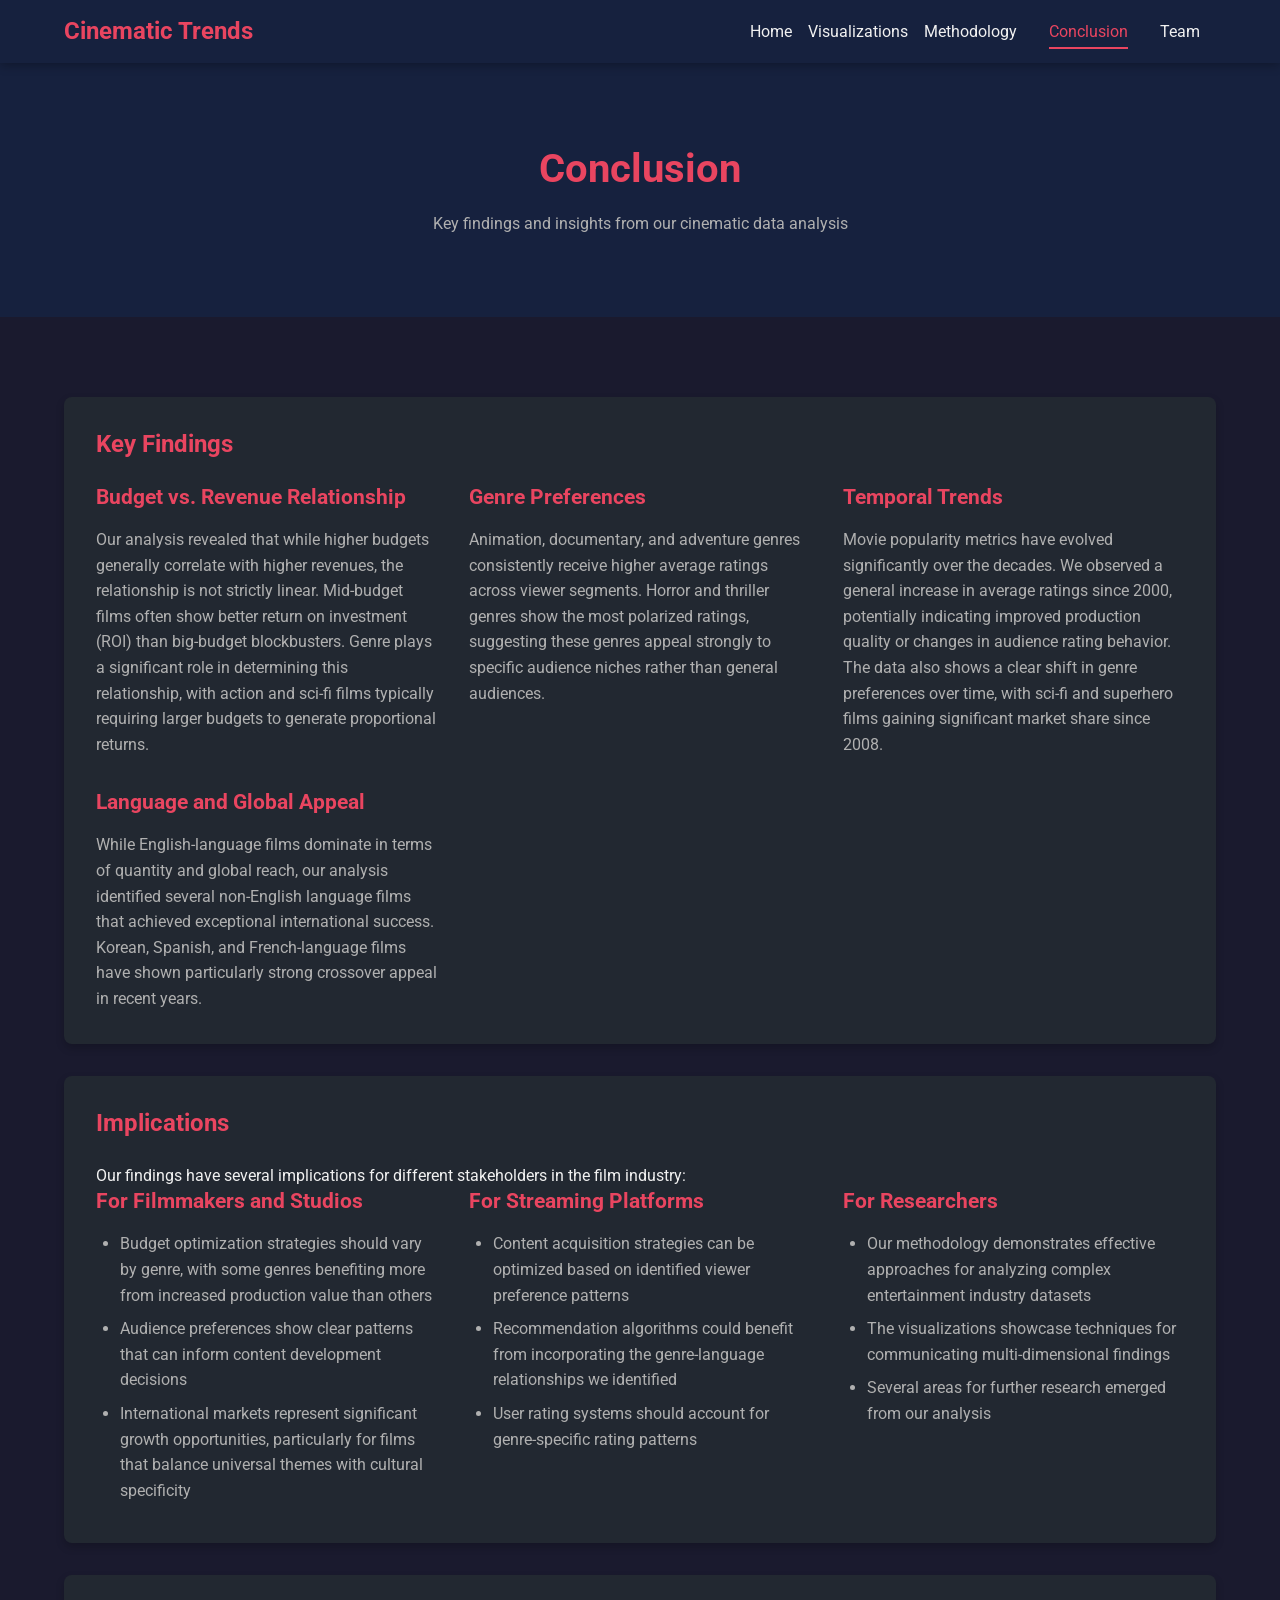
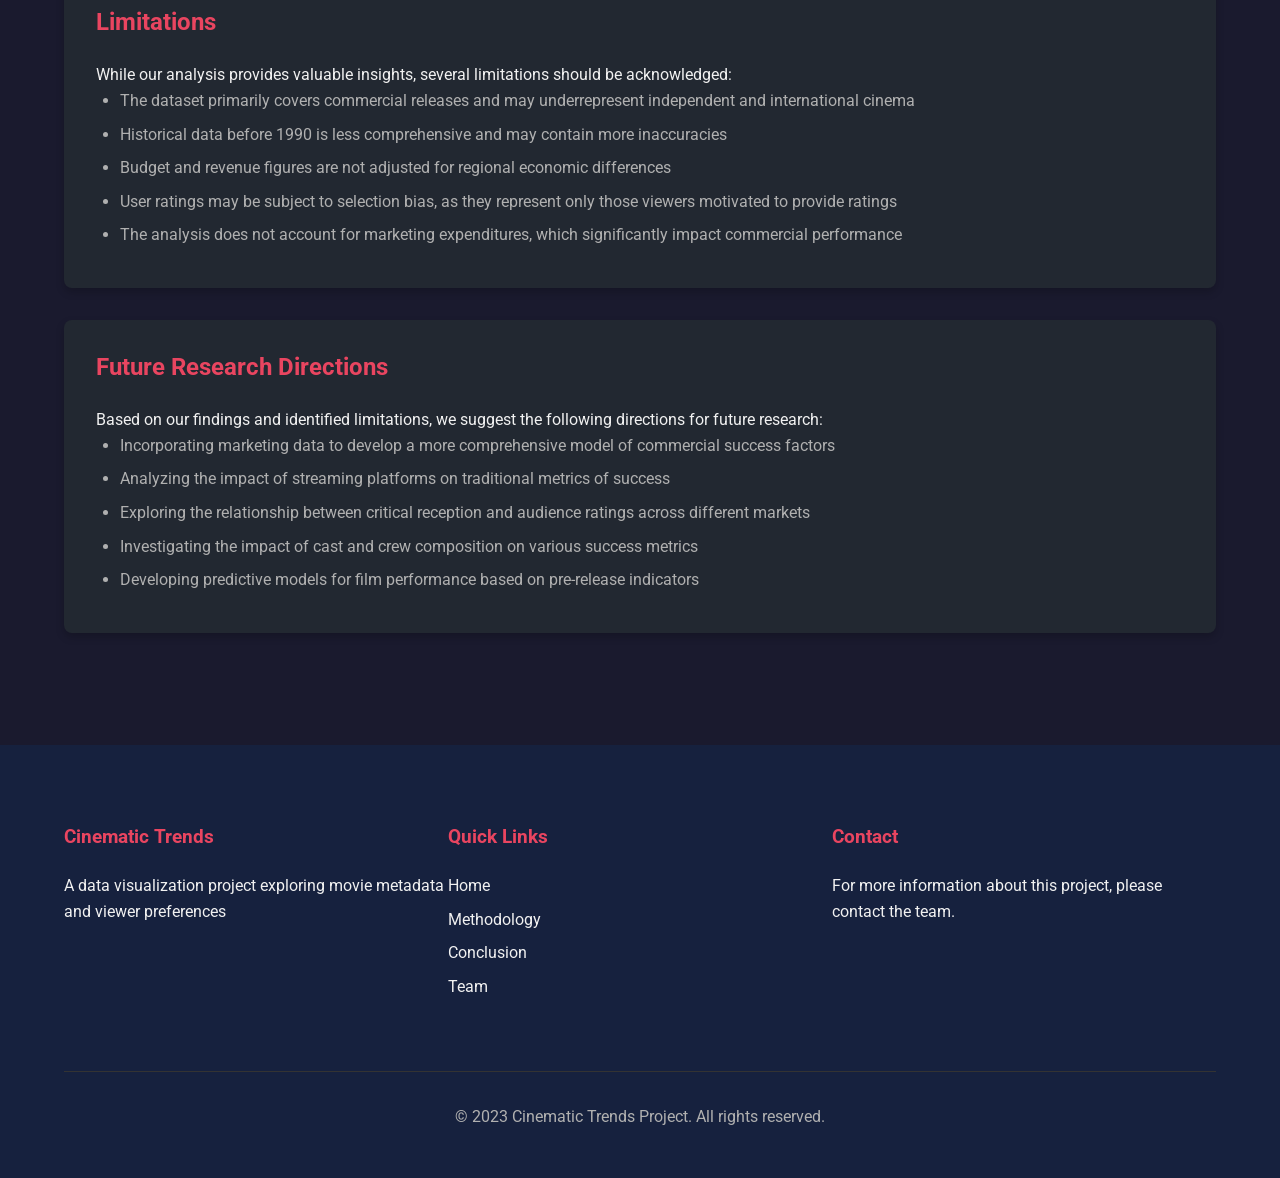
<file: website/pages/conclusion.html>
<!DOCTYPE html>
<html lang="en">
<head>
    <meta charset="UTF-8">
    <meta name="viewport" content="width=device-width, initial-scale=1.0">
    <title>Conclusion | Cinematic Trends</title>
    <link rel="stylesheet" href="../css/style.css">
    <link rel="stylesheet" href="../css/responsive.css">
    <link href="https://fonts.googleapis.com/css2?family=Roboto:wght@300;400;500;700&display=swap" rel="stylesheet">
    <script src="https://d3js.org/d3.v7.min.js"></script>
    <script src="https://cdn.plot.ly/plotly-latest.min.js"></script>
</head>
<body>
    <header>
        <nav id="main-nav">
            <div class="logo">
                <h1>Cinematic Trends</h1>
            </div>
            <div class="nav-links">
                <a href="../index.html">Home</a>
                <div class="dropdown">
                    <button class="dropbtn">Visualizations</button>
                    <div class="dropdown-content">
                        <a href="revenue-budget.html">Revenue vs Budget</a>
                        <a href="genre-ratings.html">Genre Ratings</a>
                        <a href="trending.html">Trending Popularity</a>
                        <a href="movies-by-language.html">Movies by Language</a>
                        <a href="vote-count-rating.html">Vote Count vs Rating</a>
                        <a href="top-companies.html">Top Production Companies</a>
                        <a href="genre-language.html">Genre-Language Heatmap</a>
                        <a href="rating-distribution.html">Rating Distribution</a>
                    </div>
                </div>
                <a href="methodology.html">Methodology</a>
                <a href="conclusion.html" class="active">Conclusion</a>
                <a href="team.html">Team</a>
            </div>
            <div class="hamburger">
                <span></span>
                <span></span>
                <span></span>
            </div>
        </nav>
    </header>

    <main>
        <section class="page-header">
            <div class="container">
                <h1>Conclusion</h1>
                <p>Key findings and insights from our cinematic data analysis</p>
            </div>
        </section>

        <section class="conclusion-content">
            <div class="container">
                <div class="conclusion-card">
                    <h2>Key Findings</h2>
                    <div class="findings-grid">
                        <div class="finding-item">
                            <h3>Budget vs. Revenue Relationship</h3>
                            <p>Our analysis revealed that while higher budgets generally correlate with higher revenues, the relationship is not strictly linear. Mid-budget films often show better return on investment (ROI) than big-budget blockbusters. Genre plays a significant role in determining this relationship, with action and sci-fi films typically requiring larger budgets to generate proportional returns.</p>
                        </div>
                        
                        <div class="finding-item">
                            <h3>Genre Preferences</h3>
                            <p>Animation, documentary, and adventure genres consistently receive higher average ratings across viewer segments. Horror and thriller genres show the most polarized ratings, suggesting these genres appeal strongly to specific audience niches rather than general audiences.</p>
                        </div>
                        
                        <div class="finding-item">
                            <h3>Temporal Trends</h3>
                            <p>Movie popularity metrics have evolved significantly over the decades. We observed a general increase in average ratings since 2000, potentially indicating improved production quality or changes in audience rating behavior. The data also shows a clear shift in genre preferences over time, with sci-fi and superhero films gaining significant market share since 2008.</p>
                        </div>
                        
                        <div class="finding-item">
                            <h3>Language and Global Appeal</h3>
                            <p>While English-language films dominate in terms of quantity and global reach, our analysis identified several non-English language films that achieved exceptional international success. Korean, Spanish, and French-language films have shown particularly strong crossover appeal in recent years.</p>
                        </div>
                    </div>
                </div>

                <div class="conclusion-card">
                    <h2>Implications</h2>
                    <p>Our findings have several implications for different stakeholders in the film industry:</p>
                    
                    <div class="implications-list">
                        <div class="implication-item">
                            <h3>For Filmmakers and Studios</h3>
                            <ul>
                                <li>Budget optimization strategies should vary by genre, with some genres benefiting more from increased production value than others</li>
                                <li>Audience preferences show clear patterns that can inform content development decisions</li>
                                <li>International markets represent significant growth opportunities, particularly for films that balance universal themes with cultural specificity</li>
                            </ul>
                        </div>
                        
                        <div class="implication-item">
                            <h3>For Streaming Platforms</h3>
                            <ul>
                                <li>Content acquisition strategies can be optimized based on identified viewer preference patterns</li>
                                <li>Recommendation algorithms could benefit from incorporating the genre-language relationships we identified</li>
                                <li>User rating systems should account for genre-specific rating patterns</li>
                            </ul>
                        </div>
                        
                        <div class="implication-item">
                            <h3>For Researchers</h3>
                            <ul>
                                <li>Our methodology demonstrates effective approaches for analyzing complex entertainment industry datasets</li>
                                <li>The visualizations showcase techniques for communicating multi-dimensional findings</li>
                                <li>Several areas for further research emerged from our analysis</li>
                            </ul>
                        </div>
                    </div>
                </div>

                <div class="conclusion-card">
                    <h2>Limitations</h2>
                    <p>While our analysis provides valuable insights, several limitations should be acknowledged:</p>
                    <ul>
                        <li>The dataset primarily covers commercial releases and may underrepresent independent and international cinema</li>
                        <li>Historical data before 1990 is less comprehensive and may contain more inaccuracies</li>
                        <li>Budget and revenue figures are not adjusted for regional economic differences</li>
                        <li>User ratings may be subject to selection bias, as they represent only those viewers motivated to provide ratings</li>
                        <li>The analysis does not account for marketing expenditures, which significantly impact commercial performance</li>
                    </ul>
                </div>

                <div class="conclusion-card">
                    <h2>Future Research Directions</h2>
                    <p>Based on our findings and identified limitations, we suggest the following directions for future research:</p>
                    <ul>
                        <li>Incorporating marketing data to develop a more comprehensive model of commercial success factors</li>
                        <li>Analyzing the impact of streaming platforms on traditional metrics of success</li>
                        <li>Exploring the relationship between critical reception and audience ratings across different markets</li>
                        <li>Investigating the impact of cast and crew composition on various success metrics</li>
                        <li>Developing predictive models for film performance based on pre-release indicators</li>
                    </ul>
                </div>
            </div>
        </section>
    </main>

    <footer>
        <div class="container">
            <div class="footer-content">
                <div class="footer-section">
                    <h3>Cinematic Trends</h3>
                    <p>A data visualization project exploring movie metadata and viewer preferences</p>
                </div>
                <div class="footer-section">
                    <h3>Quick Links</h3>
                    <ul>
                        <li><a href="../index.html">Home</a></li>
                        <li><a href="methodology.html">Methodology</a></li>
                        <li><a href="conclusion.html">Conclusion</a></li>
                        <li><a href="team.html">Team</a></li>
                    </ul>
                </div>
                <div class="footer-section">
                    <h3>Contact</h3>
                    <p>For more information about this project, please contact the team.</p>
                </div>
            </div>
            <div class="copyright">
                <p>&copy; 2023 Cinematic Trends Project. All rights reserved.</p>
            </div>
        </div>
    </footer>

    <script src="../js/main.js"></script>
</body>
</html>
</file>
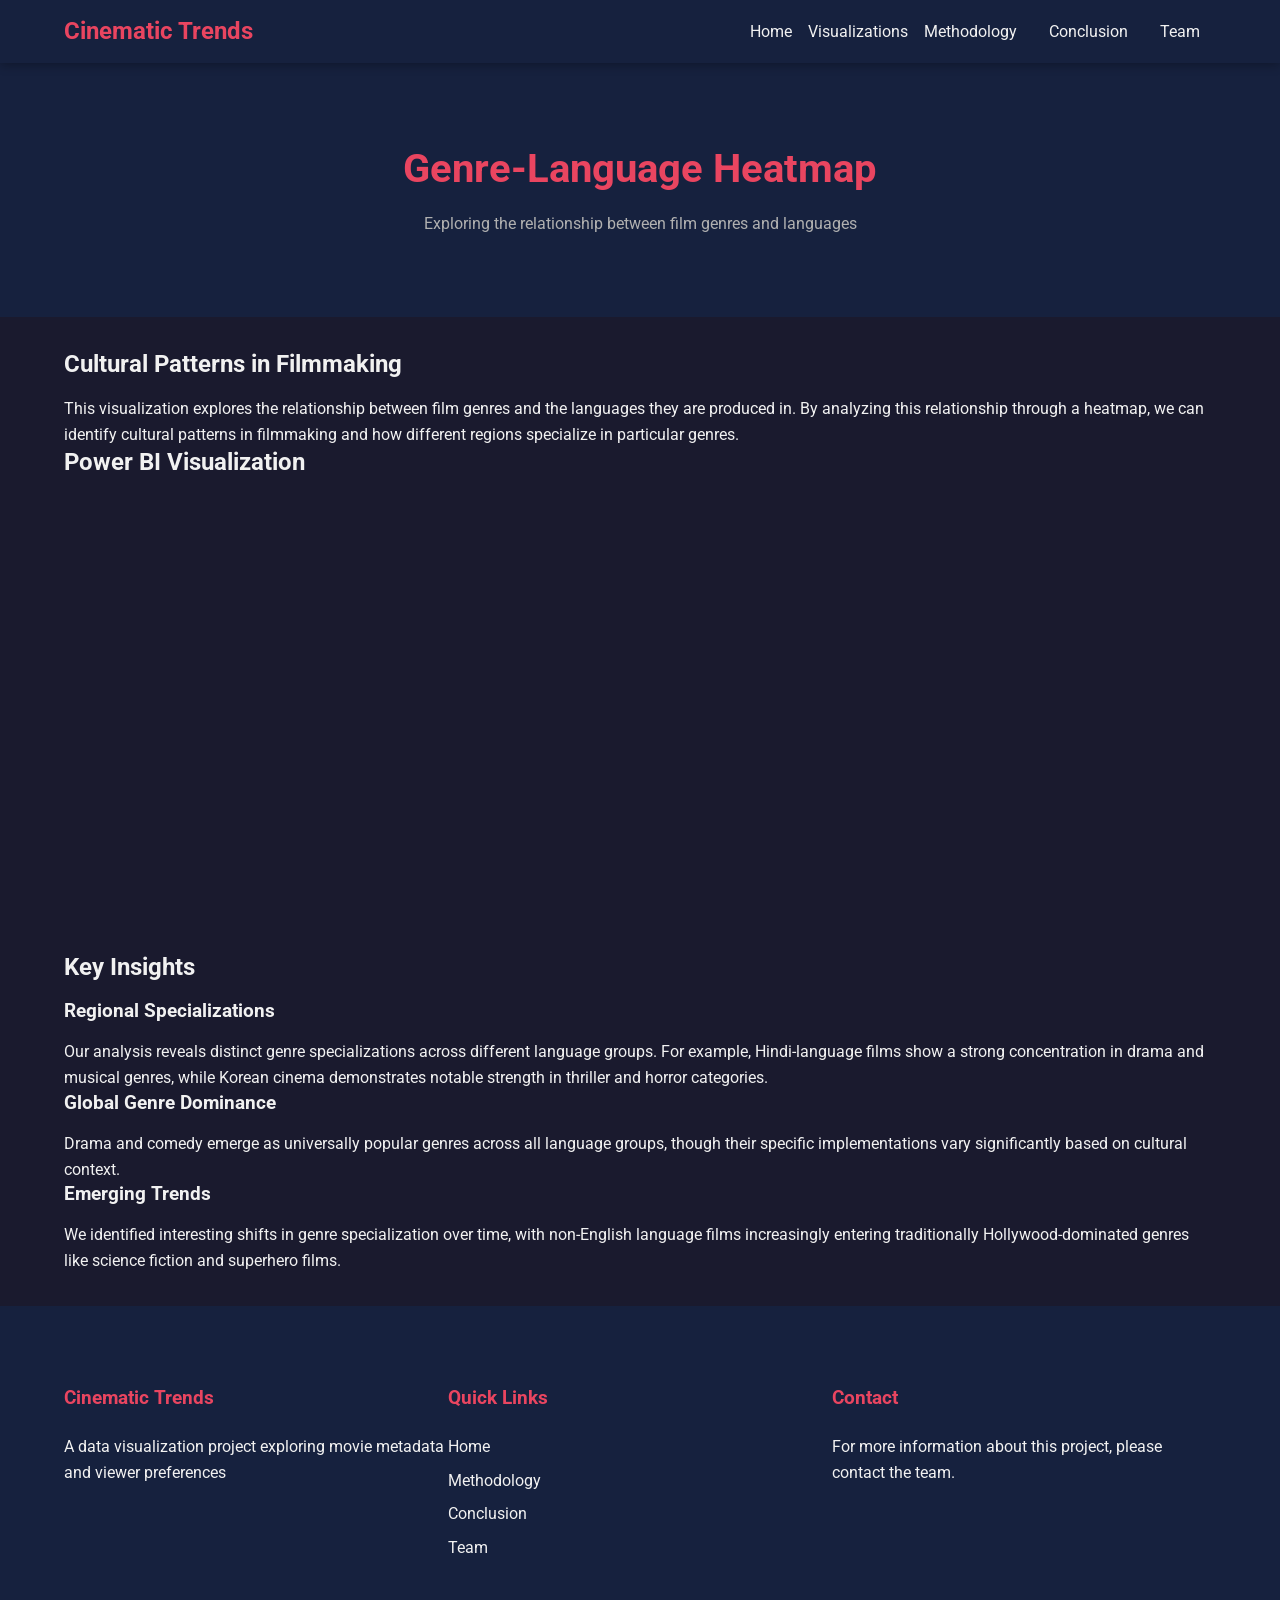
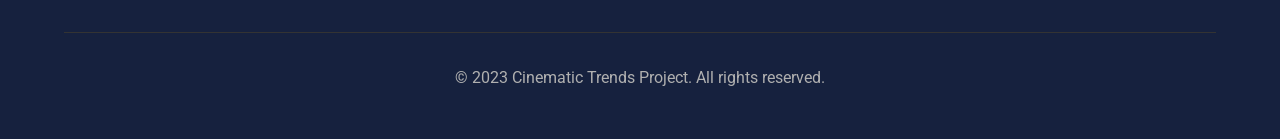
<file: website/pages/genre-language.html>
<!DOCTYPE html>
<html lang="en">
<head>
    <meta charset="UTF-8">
    <meta name="viewport" content="width=device-width, initial-scale=1.0">
    <title>Genre-Language Heatmap | Cinematic Trends</title>
    <link rel="stylesheet" href="../css/style.css">
    <link rel="stylesheet" href="../css/responsive.css">
    <link href="https://fonts.googleapis.com/css2?family=Roboto:wght@300;400;500;700&display=swap" rel="stylesheet">
    <script src="https://d3js.org/d3.v7.min.js"></script>
    <script src="https://cdn.plot.ly/plotly-latest.min.js"></script>
</head>
<body>
    <header>
        <nav id="main-nav">
            <div class="logo">
                <h1>Cinematic Trends</h1>
            </div>
            <div class="nav-links">
                <a href="../index.html">Home</a>
                <div class="dropdown">
                    <button class="dropbtn">Visualizations</button>
                    <div class="dropdown-content">
                        <a href="revenue-budget.html">Revenue vs Budget</a>
                        <a href="genre-ratings.html">Genre Ratings</a>
                        <a href="trending.html">Trending Popularity</a>
                        <a href="movies-by-language.html">Movies by Language</a>
                        <a href="vote-count-rating.html">Vote Count vs Rating</a>
                        <a href="top-companies.html">Top Production Companies</a>
                        <a href="genre-language.html" class="active">Genre-Language Heatmap</a>
                        <a href="rating-distribution.html">Rating Distribution</a>
                    </div>
                </div>
                <a href="methodology.html">Methodology</a>
                <a href="conclusion.html">Conclusion</a>
                <a href="team.html">Team</a>
            </div>
            <div class="hamburger">
                <span></span>
                <span></span>
                <span></span>
            </div>
        </nav>
    </header>

    <main>
        <section class="page-header">
            <div class="container">
                <h1>Genre-Language Heatmap</h1>
                <p>Exploring the relationship between film genres and languages</p>
            </div>
        </section>

        <section class="visualization-section">
            <div class="container">
                <div class="viz-intro">
                    <h2>Cultural Patterns in Filmmaking</h2>
                    <p>This visualization explores the relationship between film genres and the languages they are produced in. By analyzing this relationship through a heatmap, we can identify cultural patterns in filmmaking and how different regions specialize in particular genres.</p>
                </div>

                <div class="viz-row">
                    <div class="viz-col">
                        <div class="viz-card">
                            <h2>Power BI Visualization</h2>
                            <div class="powerbi-container">
                                <!-- Power BI Embed Code -->
                                <iframe
                                    title="Genre-Language Heatmap Analysis"
                                    width="100%"
                                    height="450"
                                    src="https://app.powerbi.com/view?r=eyJrIjoiNjg2MjI5NTItMzZhZC00NTdkLWJmOWYtNDE2YjZmZjFhYmM2IiwidCI6IjcwZGUxOTkyLTA3YzYtNDgwZi1hMzE4LWExYWZjYmEwMzk4MyIsImMiOjN9"
                                    frameborder="0"
                                    allowFullScreen="true">
                                </iframe>
                                <!-- Replace with your actual Power BI report ID -->
                            </div>
                        </div>
                    </div>
                </div>

                <div class="viz-row">
                    <div class="viz-col">
                        <div class="viz-card">
                            <h2>Key Insights</h2>
                            <div class="insights-list">
                                <div class="insight-item">
                                    <h3>Regional Specializations</h3>
                                    <p>Our analysis reveals distinct genre specializations across different language groups. For example, Hindi-language films show a strong concentration in drama and musical genres, while Korean cinema demonstrates notable strength in thriller and horror categories.</p>
                                </div>
                                <div class="insight-item">
                                    <h3>Global Genre Dominance</h3>
                                    <p>Drama and comedy emerge as universally popular genres across all language groups, though their specific implementations vary significantly based on cultural context.</p>
                                </div>
                                <div class="insight-item">
                                    <h3>Emerging Trends</h3>
                                    <p>We identified interesting shifts in genre specialization over time, with non-English language films increasingly entering traditionally Hollywood-dominated genres like science fiction and superhero films.</p>
                                </div>
                            </div>
                        </div>
                    </div>
                </div>
            </div>
        </section>
    </main>

    <footer>
        <div class="container">
            <div class="footer-content">
                <div class="footer-section">
                    <h3>Cinematic Trends</h3>
                    <p>A data visualization project exploring movie metadata and viewer preferences</p>
                </div>
                <div class="footer-section">
                    <h3>Quick Links</h3>
                    <ul>
                        <li><a href="../index.html">Home</a></li>
                        <li><a href="methodology.html">Methodology</a></li>
                        <li><a href="conclusion.html">Conclusion</a></li>
                        <li><a href="team.html">Team</a></li>
                    </ul>
                </div>
                <div class="footer-section">
                    <h3>Contact</h3>
                    <p>For more information about this project, please contact the team.</p>
                </div>
            </div>
            <div class="copyright">
                <p>&copy; 2023 Cinematic Trends Project. All rights reserved.</p>
            </div>
        </div>
    </footer>

    <script src="../js/main.js"></script>
</body>
</html>
</file>
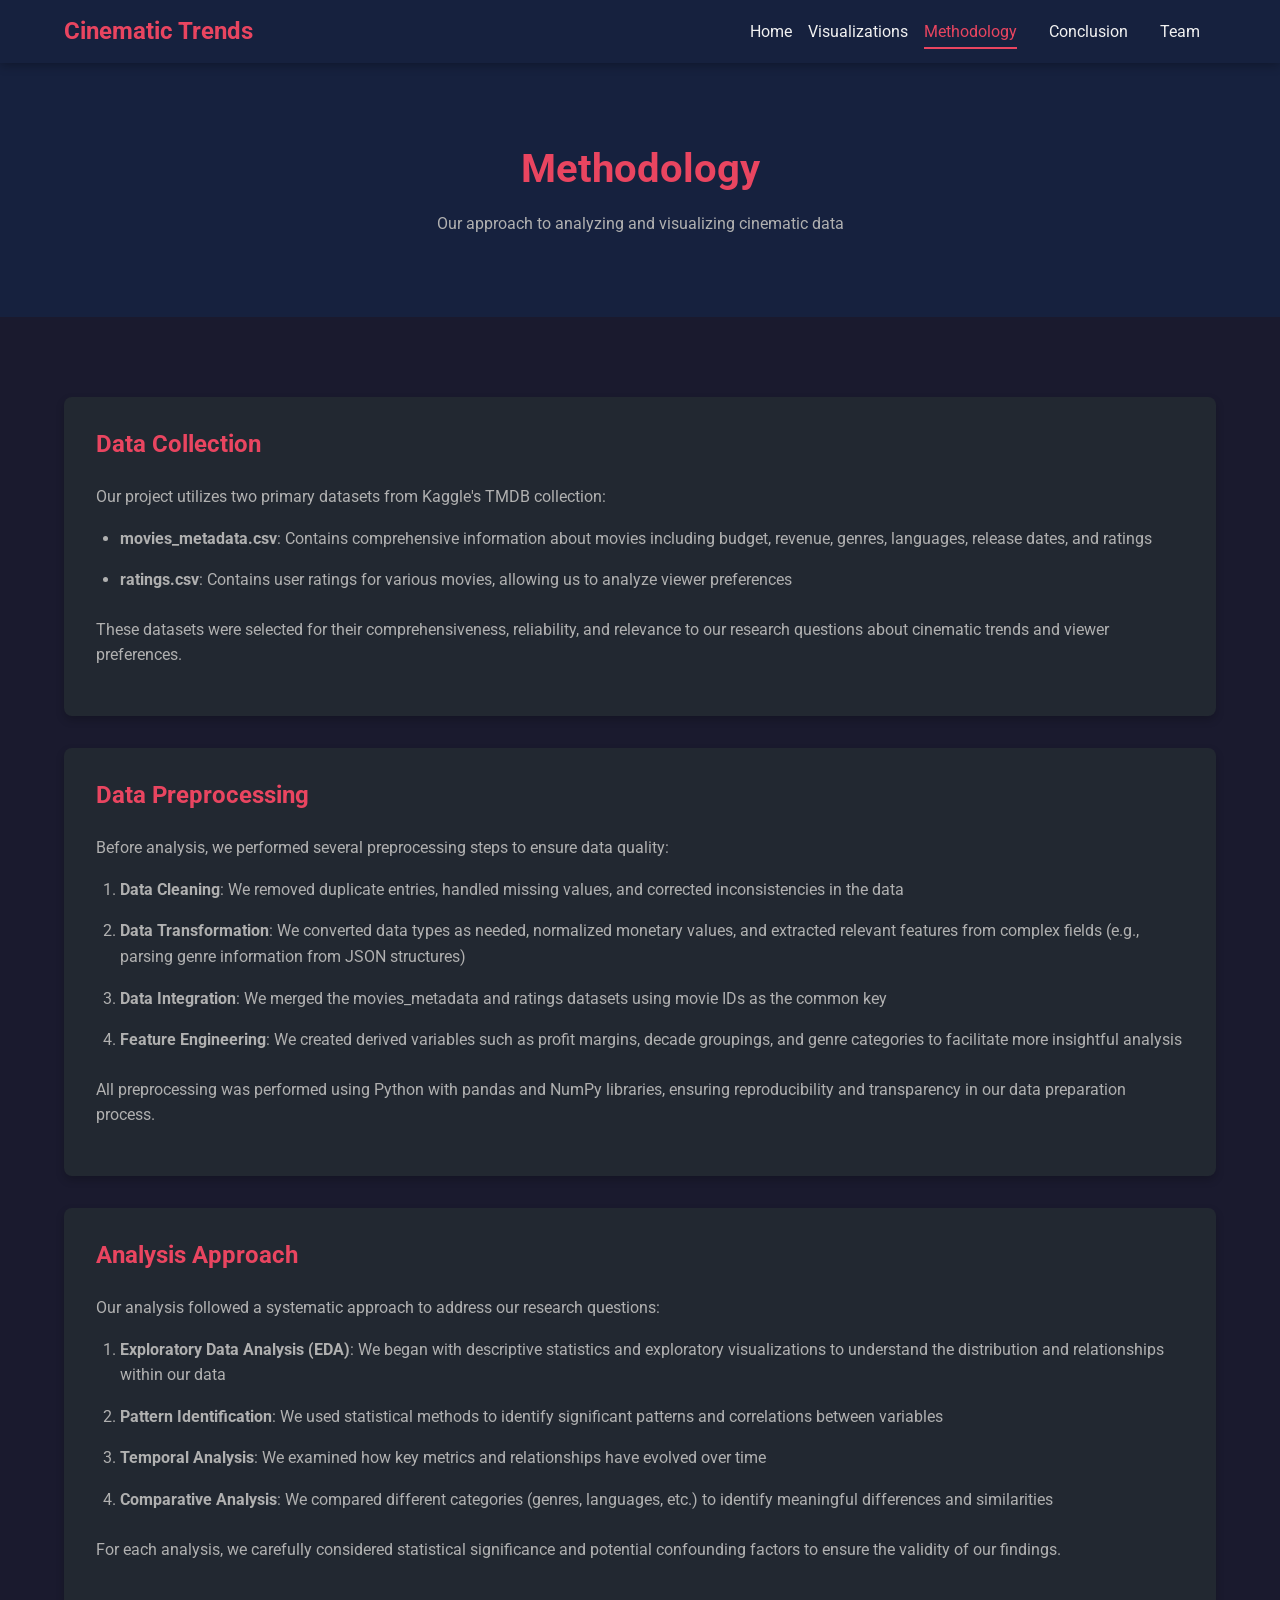
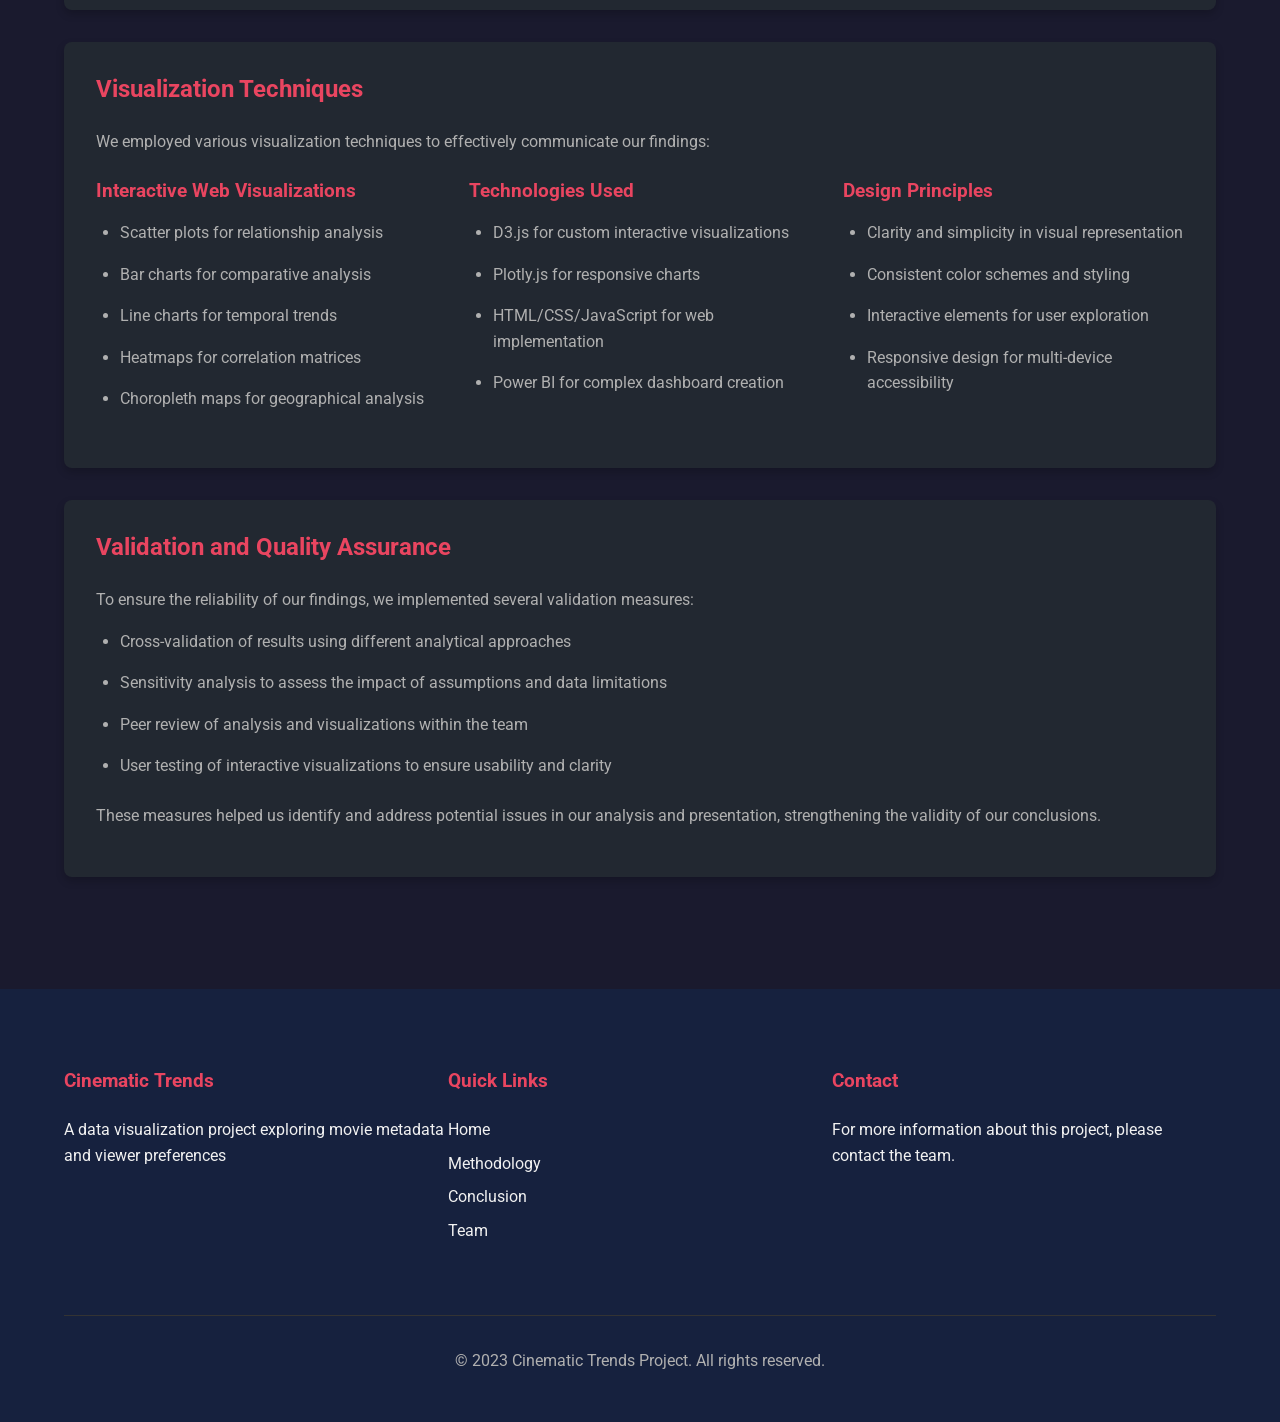
<file: website/pages/methodology.html>
<!DOCTYPE html>
<html lang="en">
<head>
    <meta charset="UTF-8">
    <meta name="viewport" content="width=device-width, initial-scale=1.0">
    <title>Methodology | Cinematic Trends</title>
    <link rel="stylesheet" href="../css/style.css">
    <link rel="stylesheet" href="../css/responsive.css">
    <link href="https://fonts.googleapis.com/css2?family=Roboto:wght@300;400;500;700&display=swap" rel="stylesheet">
    <script src="https://d3js.org/d3.v7.min.js"></script>
    <script src="https://cdn.plot.ly/plotly-latest.min.js"></script>
</head>
<body>
    <header>
        <nav id="main-nav">
            <div class="logo">
                <h1>Cinematic Trends</h1>
            </div>
            <div class="nav-links">
                <a href="../index.html">Home</a>
                <div class="dropdown">
                    <button class="dropbtn">Visualizations</button>
                    <div class="dropdown-content">
                        <a href="revenue-budget.html">Revenue vs Budget</a>
                        <a href="genre-ratings.html">Genre Ratings</a>
                        <a href="trending.html">Trending Popularity</a>
                        <a href="movies-by-language.html">Movies by Language</a>
                        <a href="vote-count-rating.html">Vote Count vs Rating</a>
                        <a href="top-companies.html">Top Production Companies</a>
                        <a href="genre-language.html">Genre-Language Heatmap</a>
                        <a href="rating-distribution.html">Rating Distribution</a>
                    </div>
                </div>
                <a href="methodology.html" class="active">Methodology</a>
                <a href="conclusion.html">Conclusion</a>
                <a href="team.html">Team</a>
            </div>
            <div class="hamburger">
                <span></span>
                <span></span>
                <span></span>
            </div>
        </nav>
    </header>

    <main>
        <section class="page-header">
            <div class="container">
                <h1>Methodology</h1>
                <p>Our approach to analyzing and visualizing cinematic data</p>
            </div>
        </section>

        <section class="methodology-content">
            <div class="container">
                <div class="methodology-card">
                    <h2>Data Collection</h2>
                    <p>Our project utilizes two primary datasets from Kaggle's TMDB collection:</p>
                    <ul>
                        <li><strong>movies_metadata.csv</strong>: Contains comprehensive information about movies including budget, revenue, genres, languages, release dates, and ratings</li>
                        <li><strong>ratings.csv</strong>: Contains user ratings for various movies, allowing us to analyze viewer preferences</li>
                    </ul>
                    <p>These datasets were selected for their comprehensiveness, reliability, and relevance to our research questions about cinematic trends and viewer preferences.</p>
                </div>

                <div class="methodology-card">
                    <h2>Data Preprocessing</h2>
                    <p>Before analysis, we performed several preprocessing steps to ensure data quality:</p>
                    <ol>
                        <li><strong>Data Cleaning</strong>: We removed duplicate entries, handled missing values, and corrected inconsistencies in the data</li>
                        <li><strong>Data Transformation</strong>: We converted data types as needed, normalized monetary values, and extracted relevant features from complex fields (e.g., parsing genre information from JSON structures)</li>
                        <li><strong>Data Integration</strong>: We merged the movies_metadata and ratings datasets using movie IDs as the common key</li>
                        <li><strong>Feature Engineering</strong>: We created derived variables such as profit margins, decade groupings, and genre categories to facilitate more insightful analysis</li>
                    </ol>
                    <p>All preprocessing was performed using Python with pandas and NumPy libraries, ensuring reproducibility and transparency in our data preparation process.</p>
                </div>

                <div class="methodology-card">
                    <h2>Analysis Approach</h2>
                    <p>Our analysis followed a systematic approach to address our research questions:</p>
                    <ol>
                        <li><strong>Exploratory Data Analysis (EDA)</strong>: We began with descriptive statistics and exploratory visualizations to understand the distribution and relationships within our data</li>
                        <li><strong>Pattern Identification</strong>: We used statistical methods to identify significant patterns and correlations between variables</li>
                        <li><strong>Temporal Analysis</strong>: We examined how key metrics and relationships have evolved over time</li>
                        <li><strong>Comparative Analysis</strong>: We compared different categories (genres, languages, etc.) to identify meaningful differences and similarities</li>
                    </ol>
                    <p>For each analysis, we carefully considered statistical significance and potential confounding factors to ensure the validity of our findings.</p>
                </div>

                <div class="methodology-card">
                    <h2>Visualization Techniques</h2>
                    <p>We employed various visualization techniques to effectively communicate our findings:</p>
                    <div class="tools-grid">
                        <div class="tool-item">
                            <h3>Interactive Web Visualizations</h3>
                            <ul>
                                <li>Scatter plots for relationship analysis</li>
                                <li>Bar charts for comparative analysis</li>
                                <li>Line charts for temporal trends</li>
                                <li>Heatmaps for correlation matrices</li>
                                <li>Choropleth maps for geographical analysis</li>
                            </ul>
                        </div>
                        <div class="tool-item">
                            <h3>Technologies Used</h3>
                            <ul>
                                <li>D3.js for custom interactive visualizations</li>
                                <li>Plotly.js for responsive charts</li>
                                <li>HTML/CSS/JavaScript for web implementation</li>
                                <li>Power BI for complex dashboard creation</li>
                            </ul>
                        </div>
                        <div class="tool-item">
                            <h3>Design Principles</h3>
                            <ul>
                                <li>Clarity and simplicity in visual representation</li>
                                <li>Consistent color schemes and styling</li>
                                <li>Interactive elements for user exploration</li>
                                <li>Responsive design for multi-device accessibility</li>
                            </ul>
                        </div>
                    </div>
                </div>

                <div class="methodology-card">
                    <h2>Validation and Quality Assurance</h2>
                    <p>To ensure the reliability of our findings, we implemented several validation measures:</p>
                    <ul>
                        <li>Cross-validation of results using different analytical approaches</li>
                        <li>Sensitivity analysis to assess the impact of assumptions and data limitations</li>
                        <li>Peer review of analysis and visualizations within the team</li>
                        <li>User testing of interactive visualizations to ensure usability and clarity</li>
                    </ul>
                    <p>These measures helped us identify and address potential issues in our analysis and presentation, strengthening the validity of our conclusions.</p>
                </div>
            </div>
        </section>
    </main>

    <footer>
        <div class="container">
            <div class="footer-content">
                <div class="footer-section">
                    <h3>Cinematic Trends</h3>
                    <p>A data visualization project exploring movie metadata and viewer preferences</p>
                </div>
                <div class="footer-section">
                    <h3>Quick Links</h3>
                    <ul>
                        <li><a href="../index.html">Home</a></li>
                        <li><a href="methodology.html">Methodology</a></li>
                        <li><a href="conclusion.html">Conclusion</a></li>
                        <li><a href="team.html">Team</a></li>
                    </ul>
                </div>
                <div class="footer-section">
                    <h3>Contact</h3>
                    <p>For more information about this project, please contact the team.</p>
                </div>
            </div>
            <div class="copyright">
                <p>&copy; 2023 Cinematic Trends Project. All rights reserved.</p>
            </div>
        </div>
    </footer>

    <script src="../js/main.js"></script>
</body>
</html>
</file>
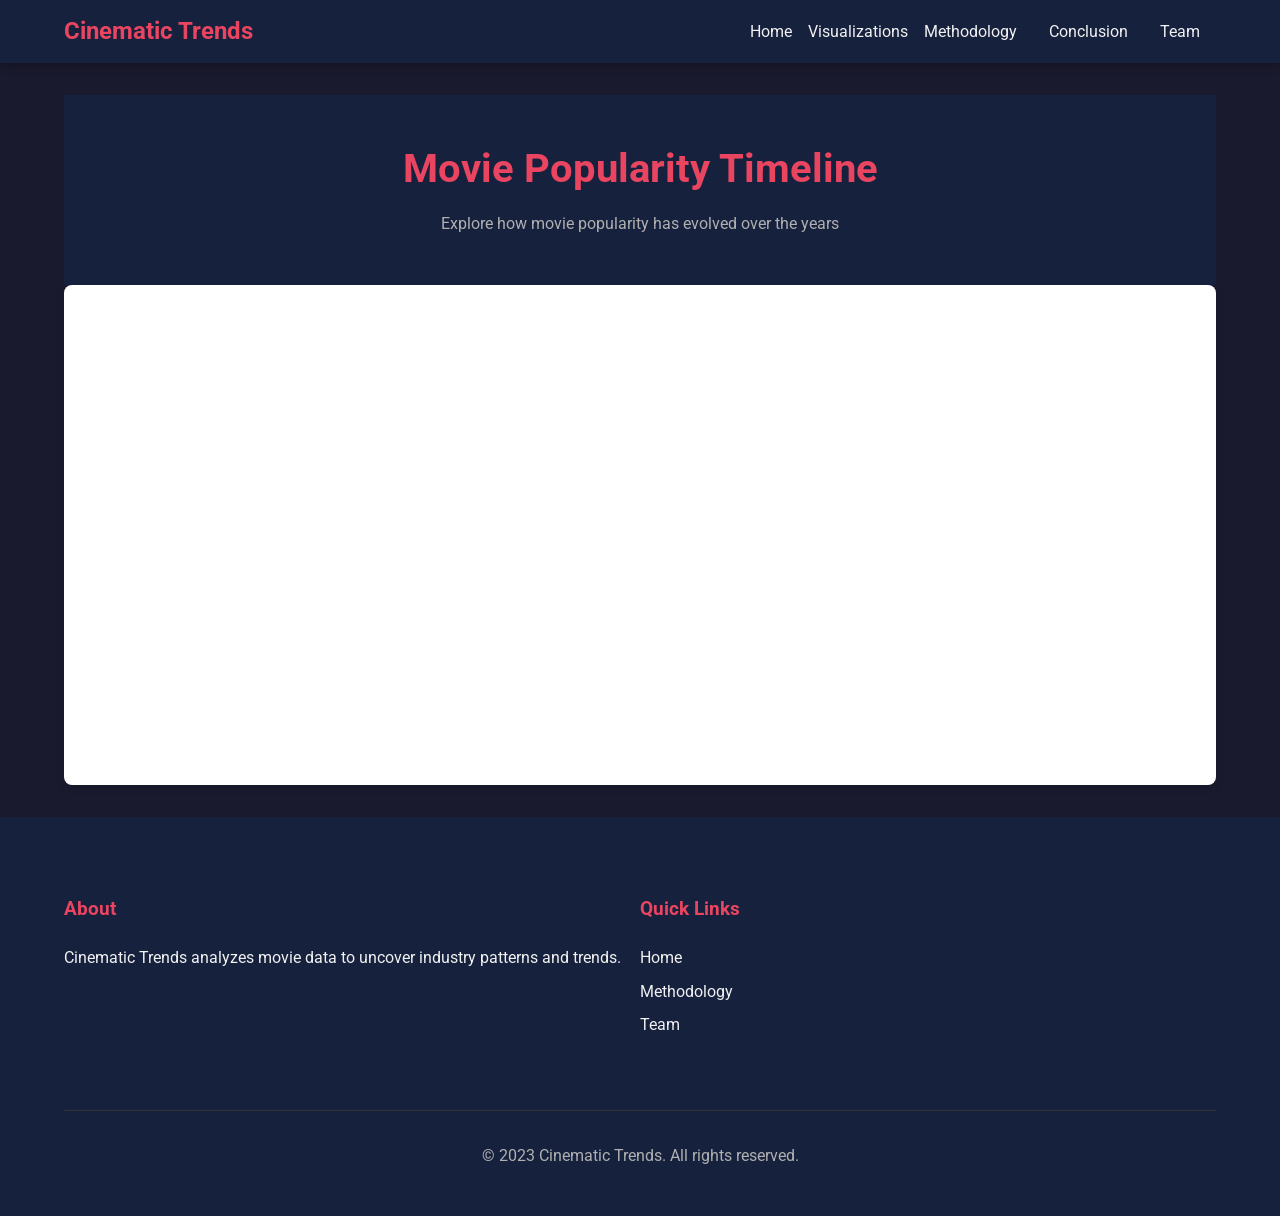
<file: website/pages/popularity-timeline.html>
<!DOCTYPE html>
<html lang="en">
<head>
    <meta charset="UTF-8">
    <meta name="viewport" content="width=device-width, initial-scale=1.0">
    <title>Popularity Timeline | Cinematic Trends</title>
    <link rel="stylesheet" href="../css/style.css">
    <link rel="stylesheet" href="../css/responsive.css">
    <link href="https://fonts.googleapis.com/css2?family=Roboto:wght@300;400;500;700&display=swap" rel="stylesheet">
    <script src="https://d3js.org/d3.v7.min.js"></script>
    <script src="https://cdn.plot.ly/plotly-latest.min.js"></script>
</head>
<body>
    <header>
        <nav id="main-nav">
            <div class="logo">
                <h1>Cinematic Trends</h1>
            </div>
            <div class="nav-links">
                <a href="../index.html">Home</a>
                <div class="dropdown">
                    <button class="dropbtn">Visualizations</button>
                    <div class="dropdown-content">
                        <a href="revenue-budget.html">Revenue vs Budget</a>
                        <a href="genre-ratings.html">Genre Ratings</a>
                        <a href="trending.html">Trending Popularity</a>
                        <a href="movies-by-language.html">Movies by Language</a>
                        <a href="vote-count-rating.html">Vote Count vs Rating</a>
                        <a href="top-companies.html">Top Production Companies</a>
                        <a href="genre-language.html">Genre-Language Heatmap</a>
                        <a href="rating-distribution.html">Rating Distribution</a>
                        <a href="popularity-timeline.html" class="active">Popularity Timeline</a>
                    </div>
                </div>
                <a href="methodology.html">Methodology</a>
                <a href="conclusion.html">Conclusion</a>
                <a href="team.html">Team</a>
            </div>
        </nav>
    </header>

    <main class="container">
        <section class="page-header">
            <h1>Movie Popularity Timeline</h1>
            <p>Explore how movie popularity has evolved over the years</p>
        </section>

        <section class="viz-container">
            <div id="d3-popularity-timeline" class="chart-container"></div>
        </section>
    </main>

    <footer>
        <div class="container">
            <div class="footer-content">
                <div class="footer-section">
                    <h3>About</h3>
                    <p>Cinematic Trends analyzes movie data to uncover industry patterns and trends.</p>
                </div>
                <div class="footer-section">
                    <h3>Quick Links</h3>
                    <ul>
                        <li><a href="../index.html">Home</a></li>
                        <li><a href="methodology.html">Methodology</a></li>
                        <li><a href="team.html">Team</a></li>
                    </ul>
                </div>
            </div>
            <div class="copyright">
                <p>&copy; 2023 Cinematic Trends. All rights reserved.</p>
            </div>
        </div>
    </footer>

    <script src="../js/visualizations/movie-data-viz.js"></script>
</body>
</html>
</file>
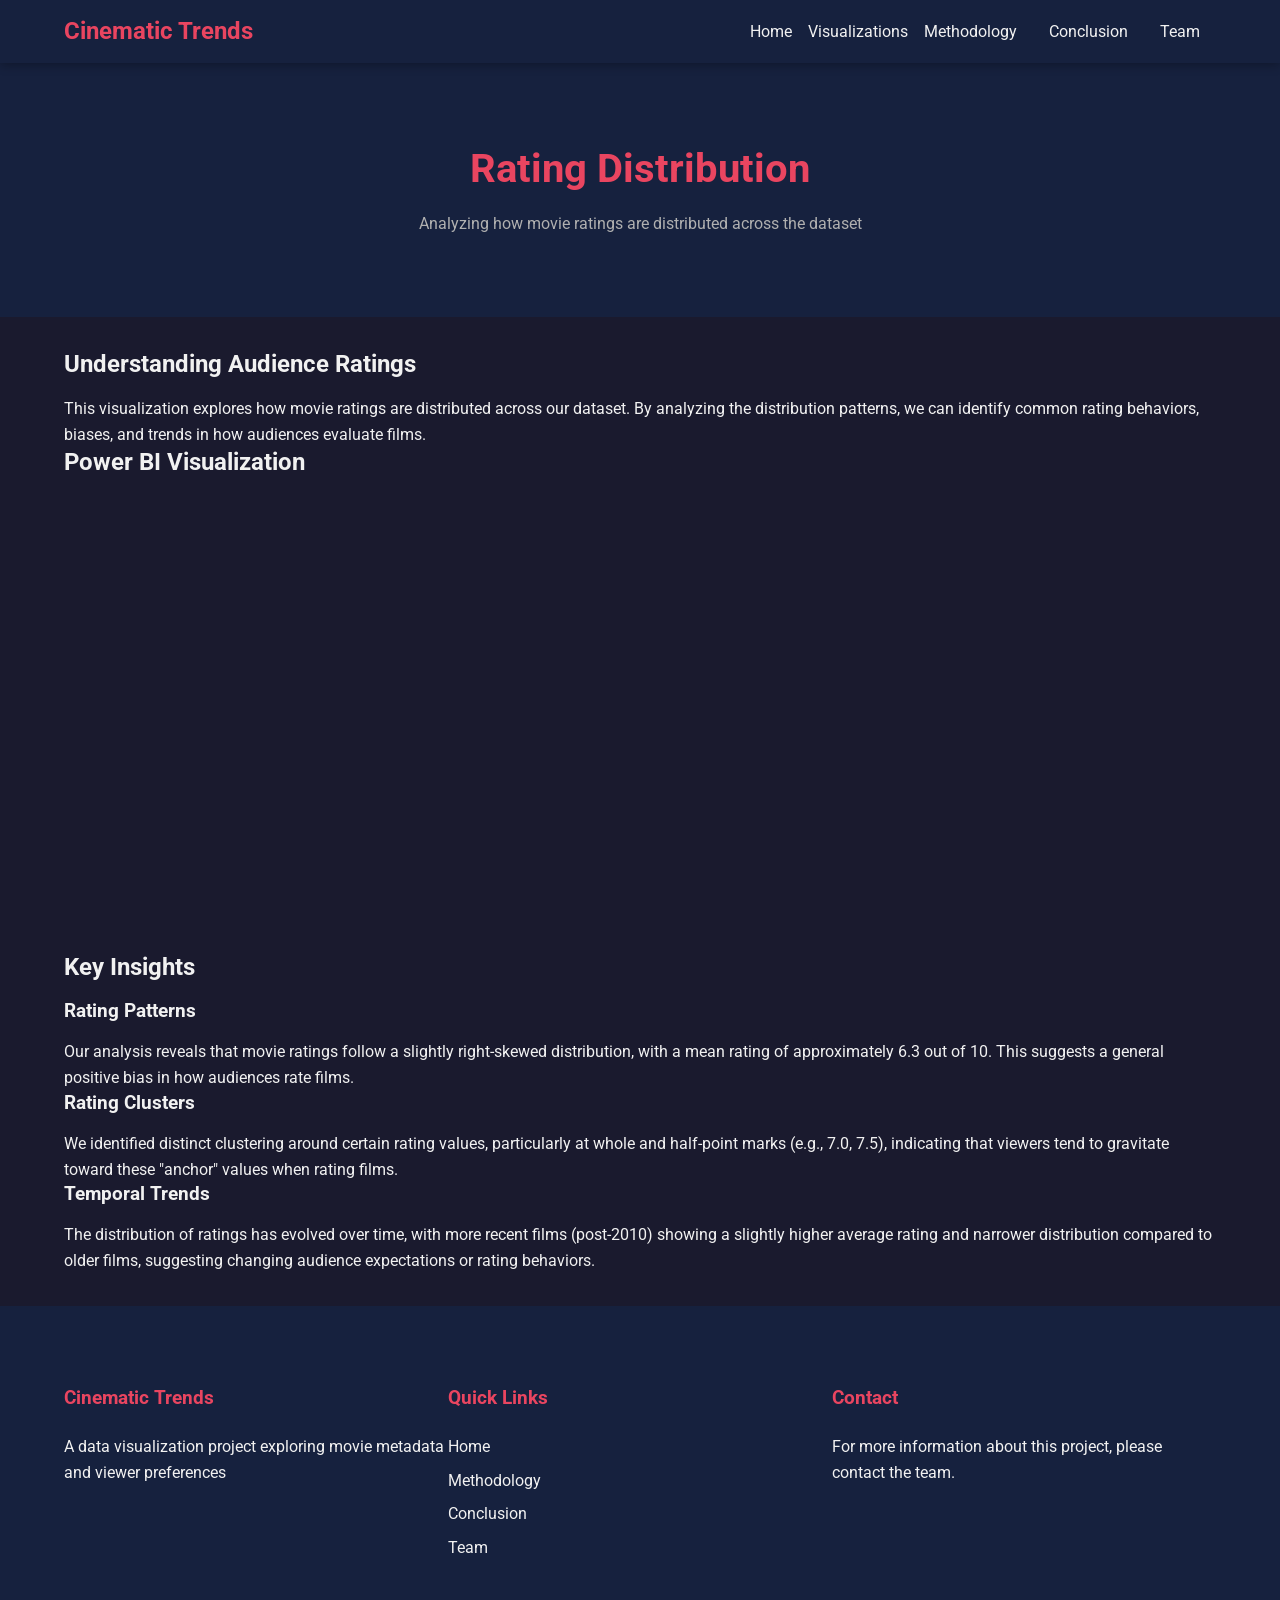
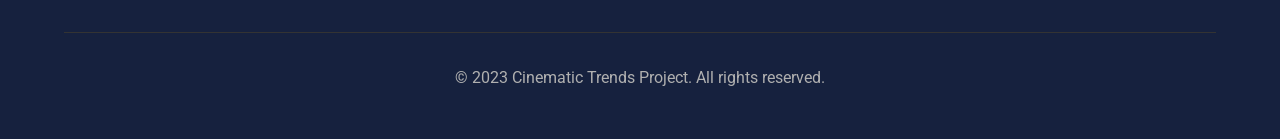
<file: website/pages/rating-distribution.html>
<!DOCTYPE html>
<html lang="en">
<head>
    <meta charset="UTF-8">
    <meta name="viewport" content="width=device-width, initial-scale=1.0">
    <title>Rating Distribution | Cinematic Trends</title>
    <link rel="stylesheet" href="../css/style.css">
    <link rel="stylesheet" href="../css/responsive.css">
    <link href="https://fonts.googleapis.com/css2?family=Roboto:wght@300;400;500;700&display=swap" rel="stylesheet">
    <script src="https://d3js.org/d3.v7.min.js"></script>
    <script src="https://cdn.plot.ly/plotly-latest.min.js"></script>
</head>
<body>
    <header>
        <nav id="main-nav">
            <div class="logo">
                <h1>Cinematic Trends</h1>
            </div>
            <div class="nav-links">
                <a href="../index.html">Home</a>
                <div class="dropdown">
                    <button class="dropbtn">Visualizations</button>
                    <div class="dropdown-content">
                        <a href="revenue-budget.html">Revenue vs Budget</a>
                        <a href="genre-ratings.html">Genre Ratings</a>
                        <a href="trending.html">Trending Popularity</a>
                        <a href="movies-by-language.html">Movies by Language</a>
                        <a href="vote-count-rating.html">Vote Count vs Rating</a>
                        <a href="top-companies.html">Top Production Companies</a>
                        <a href="genre-language.html">Genre-Language Heatmap</a>
                        <a href="rating-distribution.html" class="active">Rating Distribution</a>
                    </div>
                </div>
                <a href="methodology.html">Methodology</a>
                <a href="conclusion.html">Conclusion</a>
                <a href="team.html">Team</a>
            </div>
            <div class="hamburger">
                <span></span>
                <span></span>
                <span></span>
            </div>
        </nav>
    </header>

    <main>
        <section class="page-header">
            <div class="container">
                <h1>Rating Distribution</h1>
                <p>Analyzing how movie ratings are distributed across the dataset</p>
            </div>
        </section>

        <section class="visualization-section">
            <div class="container">
                <div class="viz-intro">
                    <h2>Understanding Audience Ratings</h2>
                    <p>This visualization explores how movie ratings are distributed across our dataset. By analyzing the distribution patterns, we can identify common rating behaviors, biases, and trends in how audiences evaluate films.</p>
                </div>

                <div class="viz-row">
                    <div class="viz-col">
                        <div class="viz-card">
                            <h2>Power BI Visualization</h2>
                            <div class="powerbi-container">
                                <!-- Power BI Embed Code -->
                                <iframe
                                    title="Rating Distribution Analysis"
                                    width="100%"
                                    height="450"
                                    src="https://app.powerbi.com/view?r=eyJrIjoiNjg2MjI5NTItMzZhZC00NTdkLWJmOWYtNDE2YjZmZjFhYmM2IiwidCI6IjcwZGUxOTkyLTA3YzYtNDgwZi1hMzE4LWExYWZjYmEwMzk4MyIsImMiOjN9"
                                    frameborder="0"
                                    allowFullScreen="true">
                                </iframe>
                                <!-- Replace with your actual Power BI report ID -->
                            </div>
                        </div>
                    </div>
                </div>

                <div class="viz-row">
                    <div class="viz-col">
                        <div class="viz-card">
                            <h2>Key Insights</h2>
                            <div class="insights-list">
                                <div class="insight-item">
                                    <h3>Rating Patterns</h3>
                                    <p>Our analysis reveals that movie ratings follow a slightly right-skewed distribution, with a mean rating of approximately 6.3 out of 10. This suggests a general positive bias in how audiences rate films.</p>
                                </div>
                                <div class="insight-item">
                                    <h3>Rating Clusters</h3>
                                    <p>We identified distinct clustering around certain rating values, particularly at whole and half-point marks (e.g., 7.0, 7.5), indicating that viewers tend to gravitate toward these "anchor" values when rating films.</p>
                                </div>
                                <div class="insight-item">
                                    <h3>Temporal Trends</h3>
                                    <p>The distribution of ratings has evolved over time, with more recent films (post-2010) showing a slightly higher average rating and narrower distribution compared to older films, suggesting changing audience expectations or rating behaviors.</p>
                                </div>
                            </div>
                        </div>
                    </div>
                </div>
            </div>
        </section>
    </main>

    <footer>
        <div class="container">
            <div class="footer-content">
                <div class="footer-section">
                    <h3>Cinematic Trends</h3>
                    <p>A data visualization project exploring movie metadata and viewer preferences</p>
                </div>
                <div class="footer-section">
                    <h3>Quick Links</h3>
                    <ul>
                        <li><a href="../index.html">Home</a></li>
                        <li><a href="methodology.html">Methodology</a></li>
                        <li><a href="conclusion.html">Conclusion</a></li>
                        <li><a href="team.html">Team</a></li>
                    </ul>
                </div>
                <div class="footer-section">
                    <h3>Contact</h3>
                    <p>For more information about this project, please contact the team.</p>
                </div>
            </div>
            <div class="copyright">
                <p>&copy; 2023 Cinematic Trends Project. All rights reserved.</p>
            </div>
        </div>
    </footer>

    <script src="../js/main.js"></script>
</body>
</html>
</file>
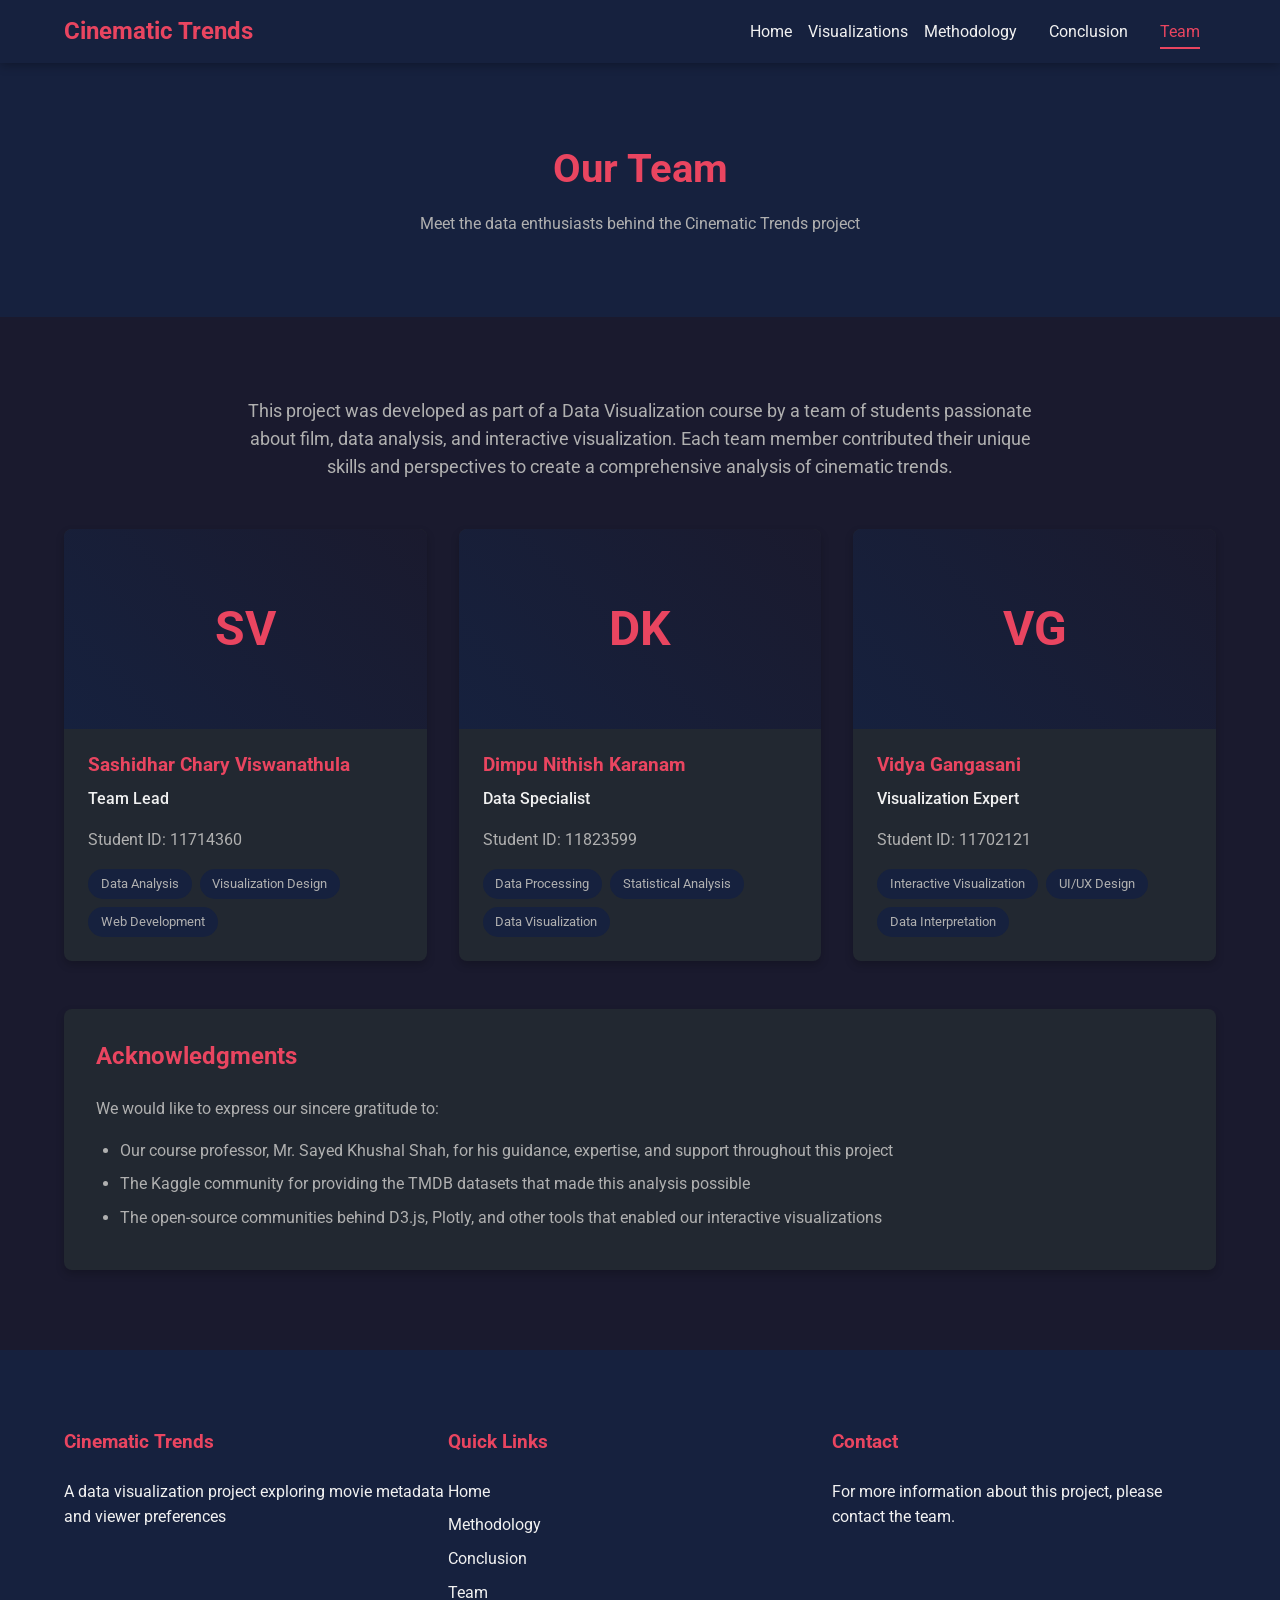
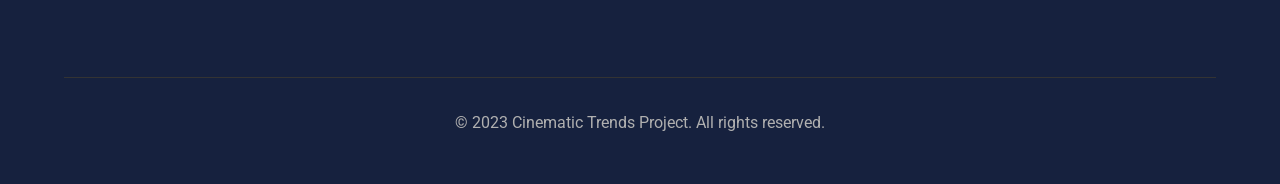
<file: website/pages/team.html>
<!DOCTYPE html>
<html lang="en">
<head>
    <meta charset="UTF-8">
    <meta name="viewport" content="width=device-width, initial-scale=1.0">
    <title>Team | Cinematic Trends</title>
    <link rel="stylesheet" href="../css/style.css">
    <link rel="stylesheet" href="../css/responsive.css">
    <link href="https://fonts.googleapis.com/css2?family=Roboto:wght@300;400;500;700&display=swap" rel="stylesheet">
    <script src="https://d3js.org/d3.v7.min.js"></script>
    <script src="https://cdn.plot.ly/plotly-latest.min.js"></script>
</head>
<body>
    <header>
        <nav id="main-nav">
            <div class="logo">
                <h1>Cinematic Trends</h1>
            </div>
            <div class="nav-links">
                <a href="../index.html">Home</a>
                <div class="dropdown">
                    <button class="dropbtn">Visualizations</button>
                    <div class="dropdown-content">
                        <a href="revenue-budget.html">Revenue vs Budget</a>
                        <a href="genre-ratings.html">Genre Ratings</a>
                        <a href="trending.html">Trending Popularity</a>
                        <a href="movies-by-language.html">Movies by Language</a>
                        <a href="vote-count-rating.html">Vote Count vs Rating</a>
                        <a href="top-companies.html">Top Production Companies</a>
                        <a href="genre-language.html">Genre-Language Heatmap</a>
                        <a href="rating-distribution.html">Rating Distribution</a>
                    </div>
                </div>
                <a href="methodology.html">Methodology</a>
                <a href="conclusion.html">Conclusion</a>
                <a href="team.html" class="active">Team</a>
            </div>
            <div class="hamburger">
                <span></span>
                <span></span>
                <span></span>
            </div>
        </nav>
    </header>

    <main>
        <section class="page-header">
            <div class="container">
                <h1>Our Team</h1>
                <p>Meet the data enthusiasts behind the Cinematic Trends project</p>
            </div>
        </section>

        <section class="team-content">
            <div class="container">
                <div class="team-intro">
                    <p>This project was developed as part of a Data Visualization course by a team of students passionate about film, data analysis, and interactive visualization. Each team member contributed their unique skills and perspectives to create a comprehensive analysis of cinematic trends.</p>
                </div>

                <div class="team-grid">
                    <!-- Team Member 1 -->
                    <div class="team-member">
                        <div class="member-photo placeholder-photo">
                            <!-- Replace with actual photo -->
                            <span>SV</span>
                        </div>
                        <div class="member-info">
                            <h3>Sashidhar Chary Viswanathula</h3>
                            <p class="member-role">Team Lead</p>
                            <p class="member-bio">Student ID: 11714360</p>
                            <div class="member-skills">
                                <span>Data Analysis</span>
                                <span>Visualization Design</span>
                                <span>Web Development</span>
                            </div>
                        </div>
                    </div>

                    <!-- Team Member 2 -->
                    <div class="team-member">
                        <div class="member-photo placeholder-photo">
                            <!-- Replace with actual photo -->
                            <span>DK</span>
                        </div>
                        <div class="member-info">
                            <h3>Dimpu Nithish Karanam</h3>
                            <p class="member-role">Data Specialist</p>
                            <p class="member-bio">Student ID: 11823599</p>
                            <div class="member-skills">
                                <span>Data Processing</span>
                                <span>Statistical Analysis</span>
                                <span>Data Visualization</span>
                            </div>
                        </div>
                    </div>

                    <!-- Team Member 3 -->
                    <div class="team-member">
                        <div class="member-photo placeholder-photo">
                            <!-- Replace with actual photo -->
                            <span>VG</span>
                        </div>
                        <div class="member-info">
                            <h3>Vidya Gangasani</h3>
                            <p class="member-role">Visualization Expert</p>
                            <p class="member-bio">Student ID: 11702121</p>
                            <div class="member-skills">
                                <span>Interactive Visualization</span>
                                <span>UI/UX Design</span>
                                <span>Data Interpretation</span>
                            </div>
                        </div>
                    </div>
                </div>

                <div class="acknowledgments">
                    <h2>Acknowledgments</h2>
                    <p>We would like to express our sincere gratitude to:</p>
                    <ul>
                        <li>Our course professor, Mr. Sayed Khushal Shah, for his guidance, expertise, and support throughout this project</li>
                        <li>The Kaggle community for providing the TMDB datasets that made this analysis possible</li>
                        <li>The open-source communities behind D3.js, Plotly, and other tools that enabled our interactive visualizations</li>
                    </ul>
                </div>
            </div>
        </section>
    </main>

    <footer>
        <div class="container">
            <div class="footer-content">
                <div class="footer-section">
                    <h3>Cinematic Trends</h3>
                    <p>A data visualization project exploring movie metadata and viewer preferences</p>
                </div>
                <div class="footer-section">
                    <h3>Quick Links</h3>
                    <ul>
                        <li><a href="../index.html">Home</a></li>
                        <li><a href="methodology.html">Methodology</a></li>
                        <li><a href="conclusion.html">Conclusion</a></li>
                        <li><a href="team.html">Team</a></li>
                    </ul>
                </div>
                <div class="footer-section">
                    <h3>Contact</h3>
                    <p>For more information about this project, please contact the team.</p>
                </div>
            </div>
            <div class="copyright">
                <p>&copy; 2023 Cinematic Trends Project. All rights reserved.</p>
            </div>
        </div>
    </footer>

    <script src="../js/main.js"></script>
</body>
</html>
</file>
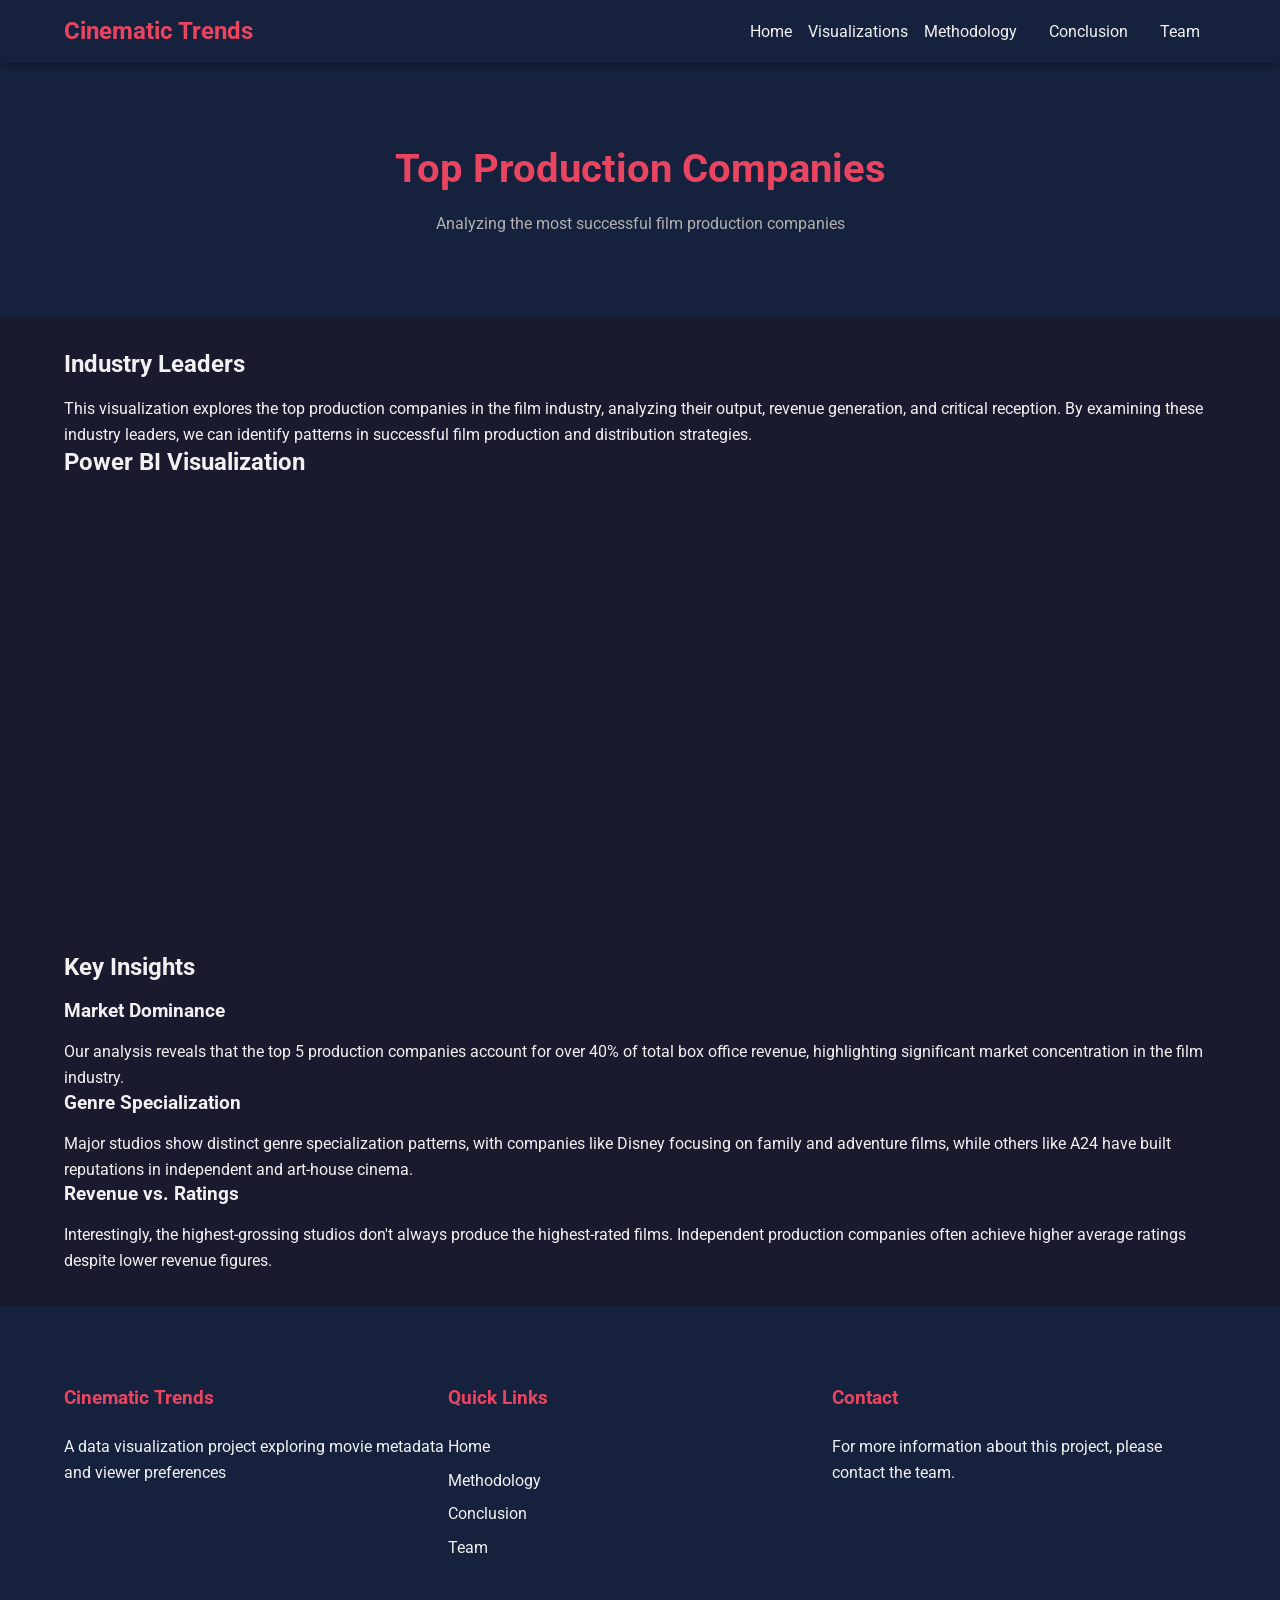
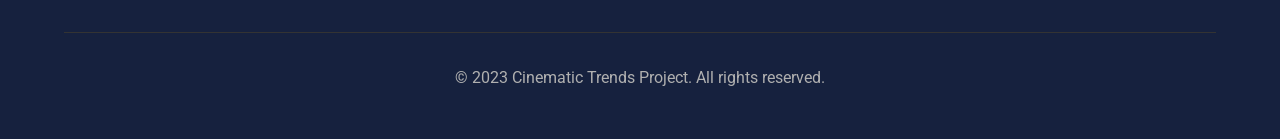
<file: website/pages/top-companies.html>
<!DOCTYPE html>
<html lang="en">
<head>
    <meta charset="UTF-8">
    <meta name="viewport" content="width=device-width, initial-scale=1.0">
    <title>Top Production Companies | Cinematic Trends</title>
    <link rel="stylesheet" href="../css/style.css">
    <link rel="stylesheet" href="../css/responsive.css">
    <link href="https://fonts.googleapis.com/css2?family=Roboto:wght@300;400;500;700&display=swap" rel="stylesheet">
    <script src="https://d3js.org/d3.v7.min.js"></script>
    <script src="https://cdn.plot.ly/plotly-latest.min.js"></script>
</head>
<body>
    <header>
        <nav id="main-nav">
            <div class="logo">
                <h1>Cinematic Trends</h1>
            </div>
            <div class="nav-links">
                <a href="../index.html">Home</a>
                <div class="dropdown">
                    <button class="dropbtn">Visualizations</button>
                    <div class="dropdown-content">
                        <a href="revenue-budget.html">Revenue vs Budget</a>
                        <a href="genre-ratings.html">Genre Ratings</a>
                        <a href="trending.html">Trending Popularity</a>
                        <a href="movies-by-language.html">Movies by Language</a>
                        <a href="vote-count-rating.html">Vote Count vs Rating</a>
                        <a href="top-companies.html" class="active">Top Production Companies</a>
                        <a href="genre-language.html">Genre-Language Heatmap</a>
                        <a href="rating-distribution.html">Rating Distribution</a>
                    </div>
                </div>
                <a href="methodology.html">Methodology</a>
                <a href="conclusion.html">Conclusion</a>
                <a href="team.html">Team</a>
            </div>
            <div class="hamburger">
                <span></span>
                <span></span>
                <span></span>
            </div>
        </nav>
    </header>

    <main>
        <section class="page-header">
            <div class="container">
                <h1>Top Production Companies</h1>
                <p>Analyzing the most successful film production companies</p>
            </div>
        </section>

        <section class="visualization-section">
            <div class="container">
                <div class="viz-intro">
                    <h2>Industry Leaders</h2>
                    <p>This visualization explores the top production companies in the film industry, analyzing their output, revenue generation, and critical reception. By examining these industry leaders, we can identify patterns in successful film production and distribution strategies.</p>
                </div>

                <div class="viz-row">
                    <div class="viz-col">
                        <div class="viz-card">
                            <h2>Power BI Visualization</h2>
                            <div class="powerbi-container">
                                <!-- Power BI Embed Code -->
                                <iframe
                                    title="Top Production Companies Analysis"
                                    width="100%"
                                    height="450"
                                    src="https://app.powerbi.com/view?r=eyJrIjoiNjg2MjI5NTItMzZhZC00NTdkLWJmOWYtNDE2YjZmZjFhYmM2IiwidCI6IjcwZGUxOTkyLTA3YzYtNDgwZi1hMzE4LWExYWZjYmEwMzk4MyIsImMiOjN9"
                                    frameborder="0"
                                    allowFullScreen="true">
                                </iframe>
                                <!-- Replace with your actual Power BI report ID -->
                            </div>
                        </div>
                    </div>
                </div>

                <div class="viz-row">
                    <div class="viz-col">
                        <div class="viz-card">
                            <h2>Key Insights</h2>
                            <div class="insights-list">
                                <div class="insight-item">
                                    <h3>Market Dominance</h3>
                                    <p>Our analysis reveals that the top 5 production companies account for over 40% of total box office revenue, highlighting significant market concentration in the film industry.</p>
                                </div>
                                <div class="insight-item">
                                    <h3>Genre Specialization</h3>
                                    <p>Major studios show distinct genre specialization patterns, with companies like Disney focusing on family and adventure films, while others like A24 have built reputations in independent and art-house cinema.</p>
                                </div>
                                <div class="insight-item">
                                    <h3>Revenue vs. Ratings</h3>
                                    <p>Interestingly, the highest-grossing studios don't always produce the highest-rated films. Independent production companies often achieve higher average ratings despite lower revenue figures.</p>
                                </div>
                            </div>
                        </div>
                    </div>
                </div>
            </div>
        </section>
    </main>

    <footer>
        <div class="container">
            <div class="footer-content">
                <div class="footer-section">
                    <h3>Cinematic Trends</h3>
                    <p>A data visualization project exploring movie metadata and viewer preferences</p>
                </div>
                <div class="footer-section">
                    <h3>Quick Links</h3>
                    <ul>
                        <li><a href="../index.html">Home</a></li>
                        <li><a href="methodology.html">Methodology</a></li>
                        <li><a href="conclusion.html">Conclusion</a></li>
                        <li><a href="team.html">Team</a></li>
                    </ul>
                </div>
                <div class="footer-section">
                    <h3>Contact</h3>
                    <p>For more information about this project, please contact the team.</p>
                </div>
            </div>
            <div class="copyright">
                <p>&copy; 2023 Cinematic Trends Project. All rights reserved.</p>
            </div>
        </div>
    </footer>

    <script src="../js/main.js"></script>
</body>
</html>
</file>
<file: website/css/style.css>
/* Global Styles */
:root {
    --primary-color: #1a1a2e;
    --secondary-color: #16213e;
    --accent-color: #e94560;
    --text-color: #f1f1f1;
    --text-secondary: #b0b0b0;
    --card-bg: #222831;
    --hover-color: #0f3460;
}

* {
    margin: 0;
    padding: 0;
    box-sizing: border-box;
}

body {
    font-family: 'Roboto', sans-serif;
    background-color: var(--primary-color);
    color: var(--text-color);
    line-height: 1.6;
}

.container {
    width: 90%;
    max-width: 1200px;
    margin: 0 auto;
    padding: 2rem 0;
}

h1, h2, h3, h4 {
    margin-bottom: 1rem;
    line-height: 1.3;
}

a {
    text-decoration: none;
    color: var(--text-color);
    transition: color 0.3s ease;
}

a:hover {
    color: var(--accent-color);
}

.btn {
    display: inline-block;
    background-color: var(--accent-color);
    color: white;
    padding: 0.8rem 1.5rem;
    border-radius: 4px;
    transition: all 0.3s ease;
    border: none;
    cursor: pointer;
    font-weight: 500;
}

.btn:hover {
    background-color: #d13652;
    color: white;
    transform: translateY(-2px);
}

.btn-small {
    padding: 0.5rem 1rem;
    font-size: 0.9rem;
}

/* Header & Navigation */
header {
    background-color: var(--secondary-color);
    position: sticky;
    top: 0;
    z-index: 100;
    box-shadow: 0 2px 10px rgba(0, 0, 0, 0.3);
}

#main-nav {
    display: flex;
    justify-content: space-between;
    align-items: center;
    padding: 1rem 5%;
}

.logo h1 {
    font-size: 1.5rem;
    margin: 0;
    color: var(--accent-color);
}

.nav-links {
    display: flex;
    align-items: center;
}

.nav-links a {
    margin: 0 1rem;
    position: relative;
}

.nav-links a.active {
    color: var(--accent-color);
}

.nav-links a.active::after {
    content: '';
    position: absolute;
    bottom: -5px;
    left: 0;
    width: 100%;
    height: 2px;
    background-color: var(--accent-color);
}

/* Dropdown Menu */
.dropdown {
    position: relative;
    display: inline-block;
}

.dropbtn {
    background-color: transparent;
    color: var(--text-color);
    padding: 0;
    font-size: 1rem;
    border: none;
    cursor: pointer;
    font-family: 'Roboto', sans-serif;
}

.dropdown-content {
    display: none;
    position: absolute;
    background-color: var(--secondary-color);
    min-width: 200px;
    box-shadow: 0 8px 16px rgba(0, 0, 0, 0.2);
    z-index: 1;
    border-radius: 4px;
    overflow: hidden;
}

.dropdown-content a {
    color: var(--text-color);
    padding: 12px 16px;
    text-decoration: none;
    display: block;
    margin: 0;
}

.dropdown-content a:hover {
    background-color: var(--hover-color);
}

.dropdown:hover .dropdown-content {
    display: block;
}

.hamburger {
    display: none;
    flex-direction: column;
    cursor: pointer;
}

.hamburger span {
    width: 25px;
    height: 3px;
    background-color: var(--text-color);
    margin: 2px 0;
    transition: all 0.3s ease;
}

/* Hero Section */
.hero {
    height: 80vh;
    background: linear-gradient(rgba(0, 0, 0, 0.7), rgba(0, 0, 0, 0.7)), 
                url('../images/cinema-bg.jpg') no-repeat center center/cover;
    display: flex;
    align-items: center;
    justify-content: center;
    text-align: center;
    padding: 0 1rem;
}

.hero-content {
    max-width: 800px;
}

.hero-content h1 {
    font-size: 3.5rem;
    margin-bottom: 0.5rem;
    color: var(--accent-color);
}

.hero-content h2 {
    font-size: 2rem;
    margin-bottom: 1.5rem;
}

.hero-content p {
    font-size: 1.2rem;
    margin-bottom: 2rem;
    color: var(--text-secondary);
}

/* Overview Section */
.overview {
    background-color: var(--secondary-color);
    padding: 4rem 0;
}

.overview h2 {
    text-align: center;
    margin-bottom: 2rem;
    font-size: 2.2rem;
}

.overview p {
    text-align: center;
    max-width: 800px;
    margin: 0 auto 3rem;
    color: var(--text-secondary);
}

.overview-cards {
    display: flex;
    justify-content: space-between;
    gap: 2rem;
}

.card {
    background-color: var(--card-bg);
    border-radius: 8px;
    padding: 2rem;
    flex: 1;
    box-shadow: 0 4px 8px rgba(0, 0, 0, 0.2);
    transition: transform 0.3s ease;
}

.card:hover {
    transform: translateY(-5px);
}

.card h3 {
    color: var(--accent-color);
    margin-bottom: 1rem;
}

.card ul {
    padding-left: 1.5rem;
    margin-top: 1rem;
}

.card li {
    margin-bottom: 0.5rem;
}

/* Page Header */
.page-header {
    background-color: var(--secondary-color);
    padding: 3rem 0;
    text-align: center;
}

.page-header h1 {
    font-size: 2.5rem;
    color: var(--accent-color);
    margin-bottom: 1rem;
}

.page-header p {
    max-width: 800px;
    margin: 0 auto;
    color: var(--text-secondary);
}

/* Methodology Page Styles */
.methodology-content {
    padding: 3rem 0;
}

.methodology-card {
    background-color: var(--card-bg);
    border-radius: 8px;
    padding: 2rem;
    margin-bottom: 2rem;
    box-shadow: 0 4px 8px rgba(0, 0, 0, 0.2);
}

.methodology-card h2 {
    color: var(--accent-color);
    margin-bottom: 1.5rem;
}

.methodology-card p, 
.methodology-card li {
    color: var(--text-secondary);
    margin-bottom: 1rem;
}

.methodology-card ul,
.methodology-card ol {
    padding-left: 1.5rem;
    margin-bottom: 1.5rem;
}

.tools-grid {
    display: grid;
    grid-template-columns: repeat(auto-fit, minmax(200px, 1fr));
    gap: 2rem;
    margin-top: 1.5rem;
}

.tool-item h3 {
    color: var(--accent-color);
    margin-bottom: 1rem;
    font-size: 1.2rem;
}

.tool-item ul {
    list-style-type: disc;
    padding-left: 1.5rem;
}

/* Conclusion Page Styles */
.conclusion-content {
    padding: 3rem 0;
}

.conclusion-card {
    background-color: var(--card-bg);
    border-radius: 8px;
    padding: 2rem;
    margin-bottom: 2rem;
    box-shadow: 0 4px 8px rgba(0, 0, 0, 0.2);
}

.conclusion-card h2 {
    color: var(--accent-color);
    margin-bottom: 1.5rem;
}

.findings-grid {
    display: grid;
    grid-template-columns: repeat(auto-fit, minmax(300px, 1fr));
    gap: 2rem;
}

.finding-item h3 {
    color: var(--accent-color);
    margin-bottom: 1rem;
    font-size: 1.3rem;
}

.finding-item p {
    color: var(--text-secondary);
}

.implications-list {
    display: grid;
    grid-template-columns: repeat(auto-fit, minmax(300px, 1fr));
    gap: 2rem;
}

.implication-item h3 {
    color: var(--accent-color);
    margin-bottom: 1rem;
    font-size: 1.3rem;
}

.implication-item ul {
    padding-left: 1.5rem;
    color: var(--text-secondary);
}

.implication-item li {
    margin-bottom: 0.5rem;
}

.conclusion-card ul {
    padding-left: 1.5rem;
    color: var(--text-secondary);
}

.conclusion-card li {
    margin-bottom: 0.5rem;
}

/* Team Page Styles */
.team-content {
    padding: 3rem 0;
}

.team-intro {
    text-align: center;
    max-width: 800px;
    margin: 0 auto 3rem;
}

.team-intro p {
    color: var(--text-secondary);
    font-size: 1.1rem;
}

.team-grid {
    display: grid;
    grid-template-columns: repeat(auto-fit, minmax(250px, 1fr));
    gap: 2rem;
    margin-bottom: 3rem;
}

.team-member {
    background-color: var(--card-bg);
    border-radius: 8px;
    overflow: hidden;
    box-shadow: 0 4px 8px rgba(0, 0, 0, 0.2);
    transition: transform 0.3s ease;
}

.team-member:hover {
    transform: translateY(-5px);
}

.member-photo {
    height: 200px;
    background-color: #333;
    display: flex;
    align-items: center;
    justify-content: center;
}

.placeholder-photo {
    background: linear-gradient(45deg, var(--secondary-color), var(--primary-color));
    color: var(--accent-color);
    font-size: 3rem;
    font-weight: bold;
}

.member-info {
    padding: 1.5rem;
}

.member-info h3 {
    color: var(--accent-color);
    margin-bottom: 0.5rem;
}

.member-role {
    color: var(--text-color);
    font-weight: 500;
    margin-bottom: 1rem;
}

.member-bio {
    color: var(--text-secondary);
    margin-bottom: 1rem;
}

.member-skills {
    display: flex;
    flex-wrap: wrap;
    gap: 0.5rem;
}

.member-skills span {
    background-color: var(--secondary-color);
    color: var(--text-secondary);
    padding: 0.3rem 0.8rem;
    border-radius: 20px;
    font-size: 0.8rem;
}

.acknowledgments {
    background-color: var(--card-bg);
    border-radius: 8px;
    padding: 2rem;
    box-shadow: 0 4px 8px rgba(0, 0, 0, 0.2);
}

.acknowledgments h2 {
    color: var(--accent-color);
    margin-bottom: 1.5rem;
}

.acknowledgments p {
    color: var(--text-secondary);
    margin-bottom: 1rem;
}

.acknowledgments ul {
    padding-left: 1.5rem;
    color: var(--text-secondary);
}

.acknowledgments li {
    margin-bottom: 0.5rem;
}

.view-all {
    text-align: center;
}

/* Footer */
footer {
    background-color: var(--secondary-color);
    padding: 3rem 0 1rem;
}

.footer-content {
    display: flex;
    justify-content: space-between;
    flex-wrap: wrap;
    margin-bottom: 2rem;
}

.footer-section {
    flex: 1;
    min-width: 250px;
    margin-bottom: 2rem;
}

.footer-section h3 {
    color: var(--accent-color);
    margin-bottom: 1.5rem;
}

.footer-section ul {
    list-style: none;
}

.footer-section ul li {
    margin-bottom: 0.5rem;
}

.copyright {
    text-align: center;
    padding-top: 2rem;
    border-top: 1px solid #333;
    color: var(--text-secondary);
}

.preview-img {
    width: 100%;
    height: 200px;
    margin-bottom: 15px;
    border-radius: 8px;
    overflow: hidden;
}

#revenue-budget-preview,
#genre-ratings-preview,
#popularity-preview {
    width: 100%;
    height: 100%;
}

/* Popularity Timeline Visualization Styles */
#d3-popularity-timeline {
    position: relative;
    width: 100%;
    height: 500px;
    background-color: white;
    border-radius: 8px;
    padding: 20px;
    box-shadow: 0 2px 10px rgba(0,0,0,0.1);
}

#d3-popularity-timeline .line {
    fill: none;
    stroke: #2196F3;
    stroke-width: 2;
}

#d3-popularity-timeline .data-point {
    cursor: pointer;
    transition: all 0.2s ease;
}

#d3-popularity-timeline .tooltip {
    font-size: 12px;
    line-height: 1.4;
    z-index: 1000;
}

#d3-popularity-timeline .grid line {
    stroke: #ddd;
}

#d3-popularity-timeline .chart-title {
    font-family: 'Roboto', sans-serif;
    fill: #333;
}

#d3-popularity-timeline .x-label,
#d3-popularity-timeline .y-label {
    font-family: 'Roboto', sans-serif;
    fill: #666;
}

#d3-popularity-timeline .legend text {
    font-family: 'Roboto', sans-serif;
    fill: #333;
    font-size: 12px;
}
</file>
<file: website/css/responsive.css>
/* Responsive Styles */
@media screen and (max-width: 1024px) {
    .overview-cards {
        flex-direction: column;
    }
    
    .workflow-diagram {
        flex-direction: column;
    }
    
    .workflow-arrow {
        transform: rotate(90deg);
        margin: 1rem 0;
    }
    
    .viz-row {
        flex-direction: column;
    }
}

@media screen and (max-width: 768px) {
    .nav-links {
        display: none;
        position: absolute;
        top: 70px;
        left: 0;
        width: 100%;
        background-color: var(--secondary-color);
        flex-direction: column;
        padding: 1rem 0;
        box-shadow: 0 4px 8px rgba(0, 0, 0, 0.2);
    }
    
    .nav-links.active {
        display: flex;
    }
    
    .nav-links a, .dropdown {
        margin: 0.5rem 0;
        width: 100%;
        text-align: center;
    }
    
    .dropdown-content {
        position: static;
        display: none;
        width: 100%;
        box-shadow: none;
    }
    
    .dropdown.active .dropdown-content {
        display: block;
    }
    
    .hamburger {
        display: flex;
    }
    
    .hero-content h1 {
        font-size: 2.5rem;
    }
    
    .hero-content h2 {
        font-size: 1.5rem;
    }
    
    .footer-content {
        flex-direction: column;
    }
    
    .footer-section {
        margin-bottom: 2rem;
    }
}

@media screen and (max-width: 480px) {
    .hero-content h1 {
        font-size: 2rem;
    }
    
    .hero-content h2 {
        font-size: 1.2rem;
    }
    
    .btn {
        padding: 0.6rem 1.2rem;
    }
    
    .preview-grid {
        grid-template-columns: 1fr;
    }
}
</file>
